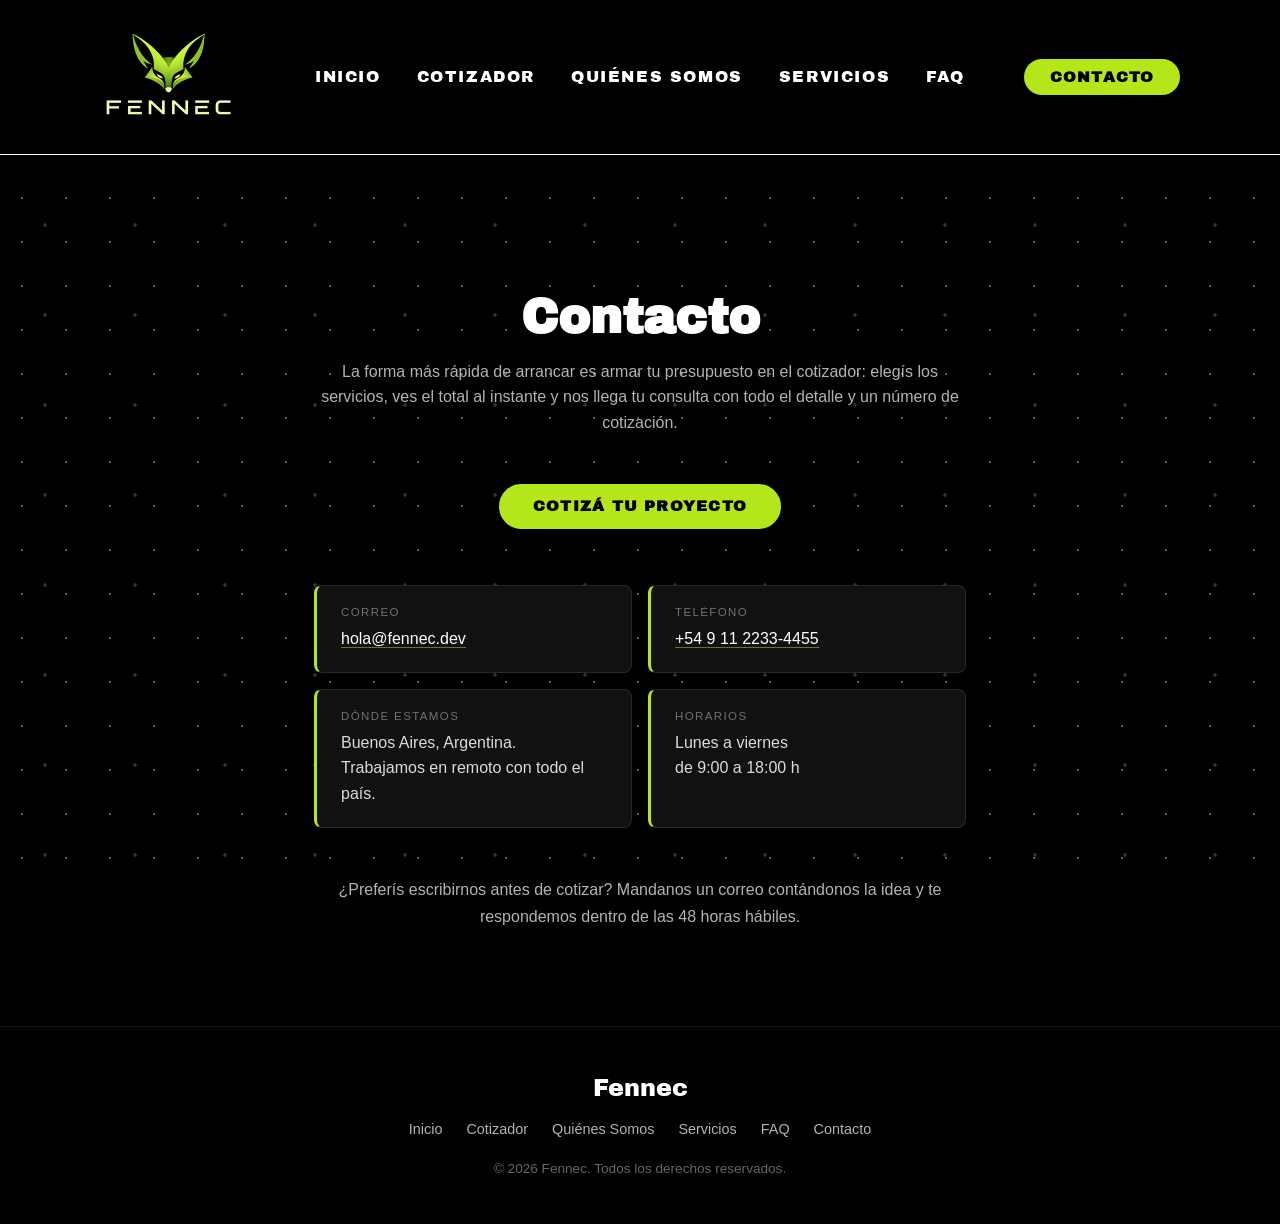
<file: pages/contacto.html>
<!DOCTYPE html>
<html lang="es">
<head>
    <meta charset="UTF-8">
    <meta name="viewport" content="width=device-width, initial-scale=1.0">
    <meta name="description" content="Contactá a Fennec: correo, teléfono y horarios de atención. También podés armar tu presupuesto al instante con nuestro cotizador online.">
    <title>Fennec — Contacto</title>
    <link rel="preconnect" href="https://fonts.googleapis.com">
    <link rel="preconnect" href="https://fonts.gstatic.com" crossorigin>
    <link href="https://fonts.googleapis.com/css2?family=Archivo+Black&family=Pliant:ital,wght@0,100..900;1,100..900&display=swap" rel="stylesheet">
    <link rel="stylesheet" href="../assets/css/main.css">
</head>
<body>

    <!-- ==================== HEADER ==================== -->
    <header class="site-header">
        <nav class="nav-principal">
            <!-- Marca / logo -->
            <a href="../index.html" class="logo">
                <img src="../assets/img/fennec-logo.png" alt="Fennec" class="logo-img" width="135" height="90">
            </a>

            <!-- Navegación -->
            <ul class="menu">
                <li><a href="../index.html">Inicio</a></li>
                <li><a href="../index.html#cotizador">Cotizador</a></li>
                <li><a href="nosotros.html">Quiénes Somos</a></li>
                <li><a href="servicios.html">Servicios</a></li>
                <li><a href="faq.html">FAQ</a></li>
            </ul>

            <!-- CTA (derecha) -->
            <div class="nav-cta">
                <a href="contacto.html" class="btn-contacto activo" aria-current="page">Contacto</a>
            </div>
        </nav>
    </header>

    <main>

        <!-- ==================== CONTACTO ==================== -->
        <section class="contacto" id="contacto">
            <h2 class="contacto-titulo">Contacto</h2>
            <p class="contacto-intro">
                La forma más rápida de arrancar es armar tu presupuesto en el cotizador:
                elegís los servicios, ves el total al instante y nos llega tu consulta con
                todo el detalle y un número de cotización.
            </p>

            <div class="contacto-cta">
                <a href="../index.html#cotizador" class="btn-lima">Cotizá tu proyecto</a>
            </div>

            <dl class="contacto-datos">
                <div class="contacto-dato">
                    <dt>Correo</dt>
                    <dd><a href="mailto:hola@fennec.dev">hola@fennec.dev</a></dd>
                </div>
                <div class="contacto-dato">
                    <dt>Teléfono</dt>
                    <dd><a href="tel:+5491122334455">+54 9 11 2233-4455</a></dd>
                </div>
                <div class="contacto-dato">
                    <dt>Dónde estamos</dt>
                    <dd>Buenos Aires, Argentina.<br>Trabajamos en remoto con todo el país.</dd>
                </div>
                <div class="contacto-dato">
                    <dt>Horarios</dt>
                    <dd>Lunes a viernes<br>de 9:00 a 18:00 h</dd>
                </div>
            </dl>

            <p class="contacto-cierre">
                ¿Preferís escribirnos antes de cotizar? Mandanos un correo contándonos la idea
                y te respondemos dentro de las <span class="resaltado">48 horas hábiles</span>.
            </p>
        </section>

    </main>

    <!-- ==================== FOOTER ==================== -->
    <footer class="site-footer">
        <p class="footer-marca">Fennec</p>

        <nav class="footer-nav">
            <a href="../index.html">Inicio</a>
            <a href="../index.html#cotizador">Cotizador</a>
            <a href="nosotros.html">Quiénes Somos</a>
            <a href="servicios.html">Servicios</a>
            <a href="faq.html">FAQ</a>
            <a href="contacto.html">Contacto</a>
        </nav>

        <p class="footer-copy">© 2026 Fennec. Todos los derechos reservados.</p>
    </footer>

</body>
</html>
</file>
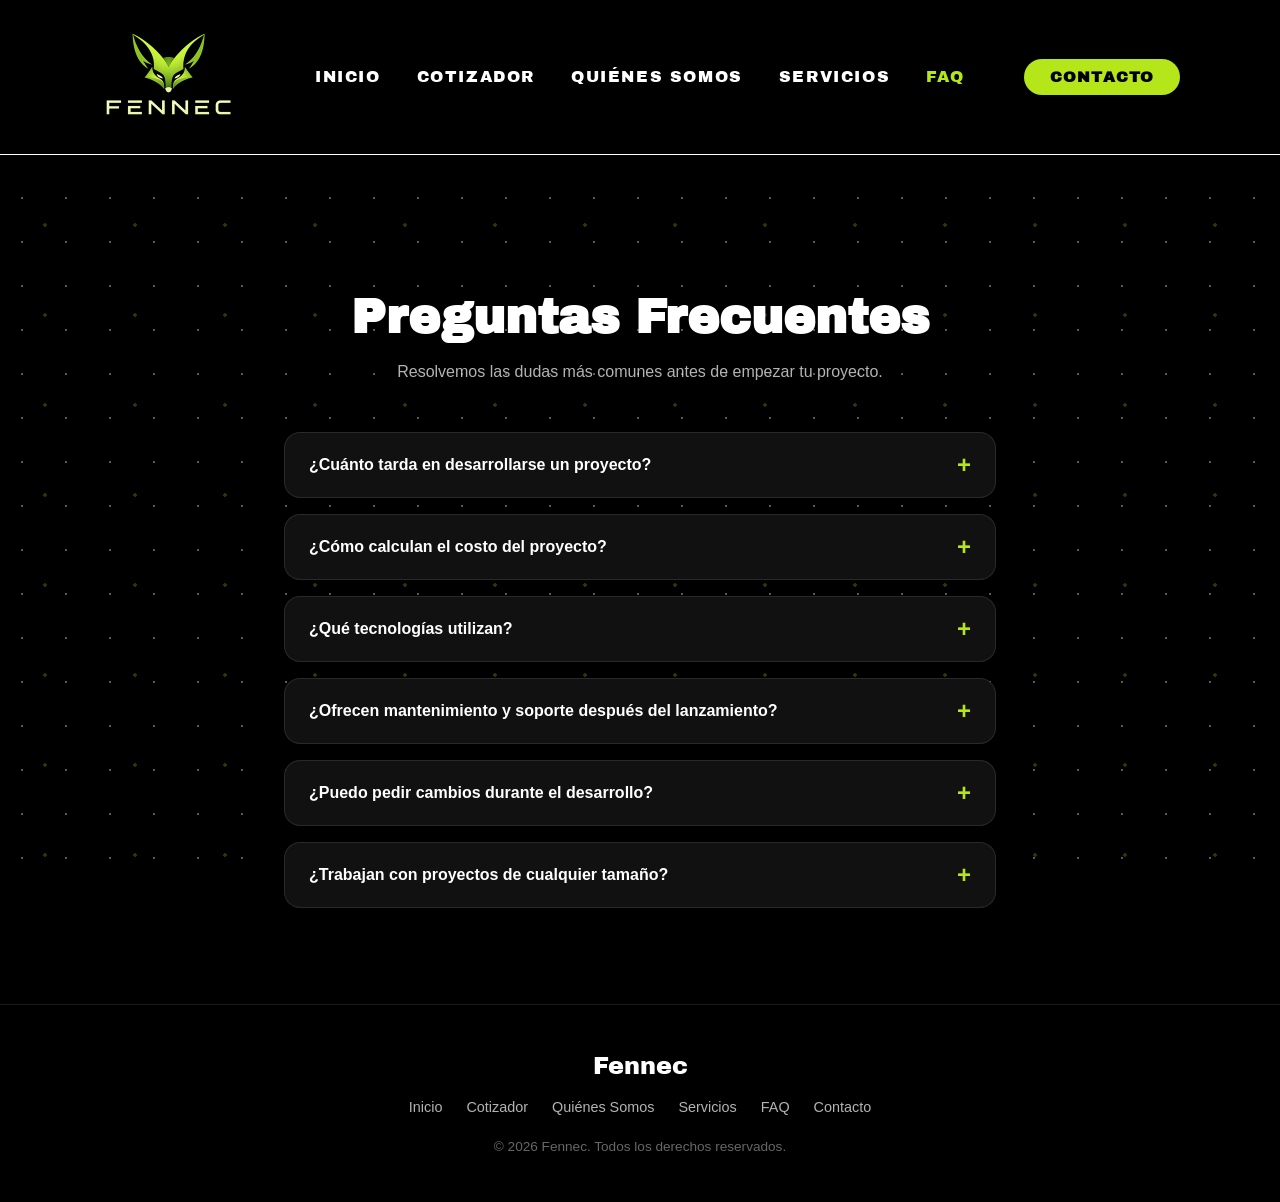
<file: pages/faq.html>
<!DOCTYPE html>
<html lang="es">
<head>
    <meta charset="UTF-8">
    <meta name="viewport" content="width=device-width, initial-scale=1.0">
    <meta name="description" content="Preguntas frecuentes sobre Fennec: tiempos de desarrollo, costos, tecnologías, mantenimiento y cómo es el proceso de tu proyecto de software.">
    <title>Fennec — Preguntas Frecuentes</title>
    <link rel="preconnect" href="https://fonts.googleapis.com">
    <link rel="preconnect" href="https://fonts.gstatic.com" crossorigin>
    <link href="https://fonts.googleapis.com/css2?family=Archivo+Black&family=Pliant:ital,wght@0,100..900;1,100..900&display=swap" rel="stylesheet">
    <link rel="stylesheet" href="../assets/css/main.css">
</head>
<body>

    <!-- ==================== HEADER ==================== -->
    <header class="site-header">
        <nav class="nav-principal">
            <!-- Marca / logo -->
            <a href="../index.html" class="logo">
                <img src="../assets/img/fennec-logo.png" alt="Fennec" class="logo-img" width="135" height="90">
            </a>

            <!-- Navegación -->
            <ul class="menu">
                <li><a href="../index.html">Inicio</a></li>
                <li><a href="../index.html#cotizador">Cotizador</a></li>
                <li><a href="nosotros.html">Quiénes Somos</a></li>
                <li><a href="servicios.html">Servicios</a></li>
                <li><a href="faq.html" class="activo" aria-current="page">FAQ</a></li>
            </ul>

            <!-- CTA (derecha) -->
            <div class="nav-cta">
                <a href="contacto.html" class="btn-contacto">Contacto</a>
            </div>
        </nav>
    </header>

    <main>

        <!-- ==================== FAQ ==================== -->
        <section class="faq" id="faq">
            <h2 class="faq-titulo"> Preguntas Frecuentes</h2>
            <p class="faq-intro">Resolvemos las dudas más comunes antes de empezar tu proyecto.</p>

            <div class="faq-lista">
                <details class="faq-item">
                    <summary>¿Cuánto tarda en desarrollarse un proyecto?</summary>
                    <p>Depende del alcance. Una landing puede estar lista en 1 a 2 semanas, mientras que una aplicación a medida puede llevar varios meses. Tras analizar tu idea te damos un cronograma estimado.</p>
                </details>

                <details class="faq-item">
                    <summary>¿Cómo calculan el costo del proyecto?</summary>
                    <p>Cada proyecto se cotiza según su complejidad, las funcionalidades y el tiempo de desarrollo. Te pasamos un presupuesto claro y detallado antes de comenzar, sin costos ocultos.</p>
                </details>

                <details class="faq-item">
                    <summary>¿Qué tecnologías utilizan?</summary>
                    <p>Trabajamos con tecnologías modernas como React, Next.js, Node.js, TypeScript, Python y bases de datos como PostgreSQL, además de infraestructura en la nube (AWS, Docker). Elegimos el stack según las necesidades de cada proyecto.</p>
                </details>

                <details class="faq-item">
                    <summary>¿Ofrecen mantenimiento y soporte después del lanzamiento?</summary>
                    <p>Sí. Brindamos actualizaciones, monitoreo y soporte continuo para mantener tu sistema seguro, estable y al día.</p>
                </details>

                <details class="faq-item">
                    <summary>¿Puedo pedir cambios durante el desarrollo?</summary>
                    <p>Por supuesto. Trabajamos de forma iterativa y con comunicación constante, así que podés proponer ajustes a medida que avanza el proyecto.</p>
                </details>

                <details class="faq-item">
                    <summary>¿Trabajan con proyectos de cualquier tamaño?</summary>
                    <p>Sí. Acompañamos desde emprendedores y startups que recién empiezan hasta empresas que necesitan escalar o modernizar sus sistemas.</p>
                </details>
            </div>
        </section>

    </main>

    <!-- ==================== FOOTER ==================== -->
    <footer class="site-footer">
        <p class="footer-marca">Fennec</p>

        <nav class="footer-nav">
            <a href="../index.html">Inicio</a>
            <a href="../index.html#cotizador">Cotizador</a>
            <a href="nosotros.html">Quiénes Somos</a>
            <a href="servicios.html">Servicios</a>
            <a href="faq.html">FAQ</a>
            <a href="contacto.html">Contacto</a>
        </nav>

        <p class="footer-copy">© 2026 Fennec. Todos los derechos reservados.</p>
    </footer>

</body>
</html>
</file>
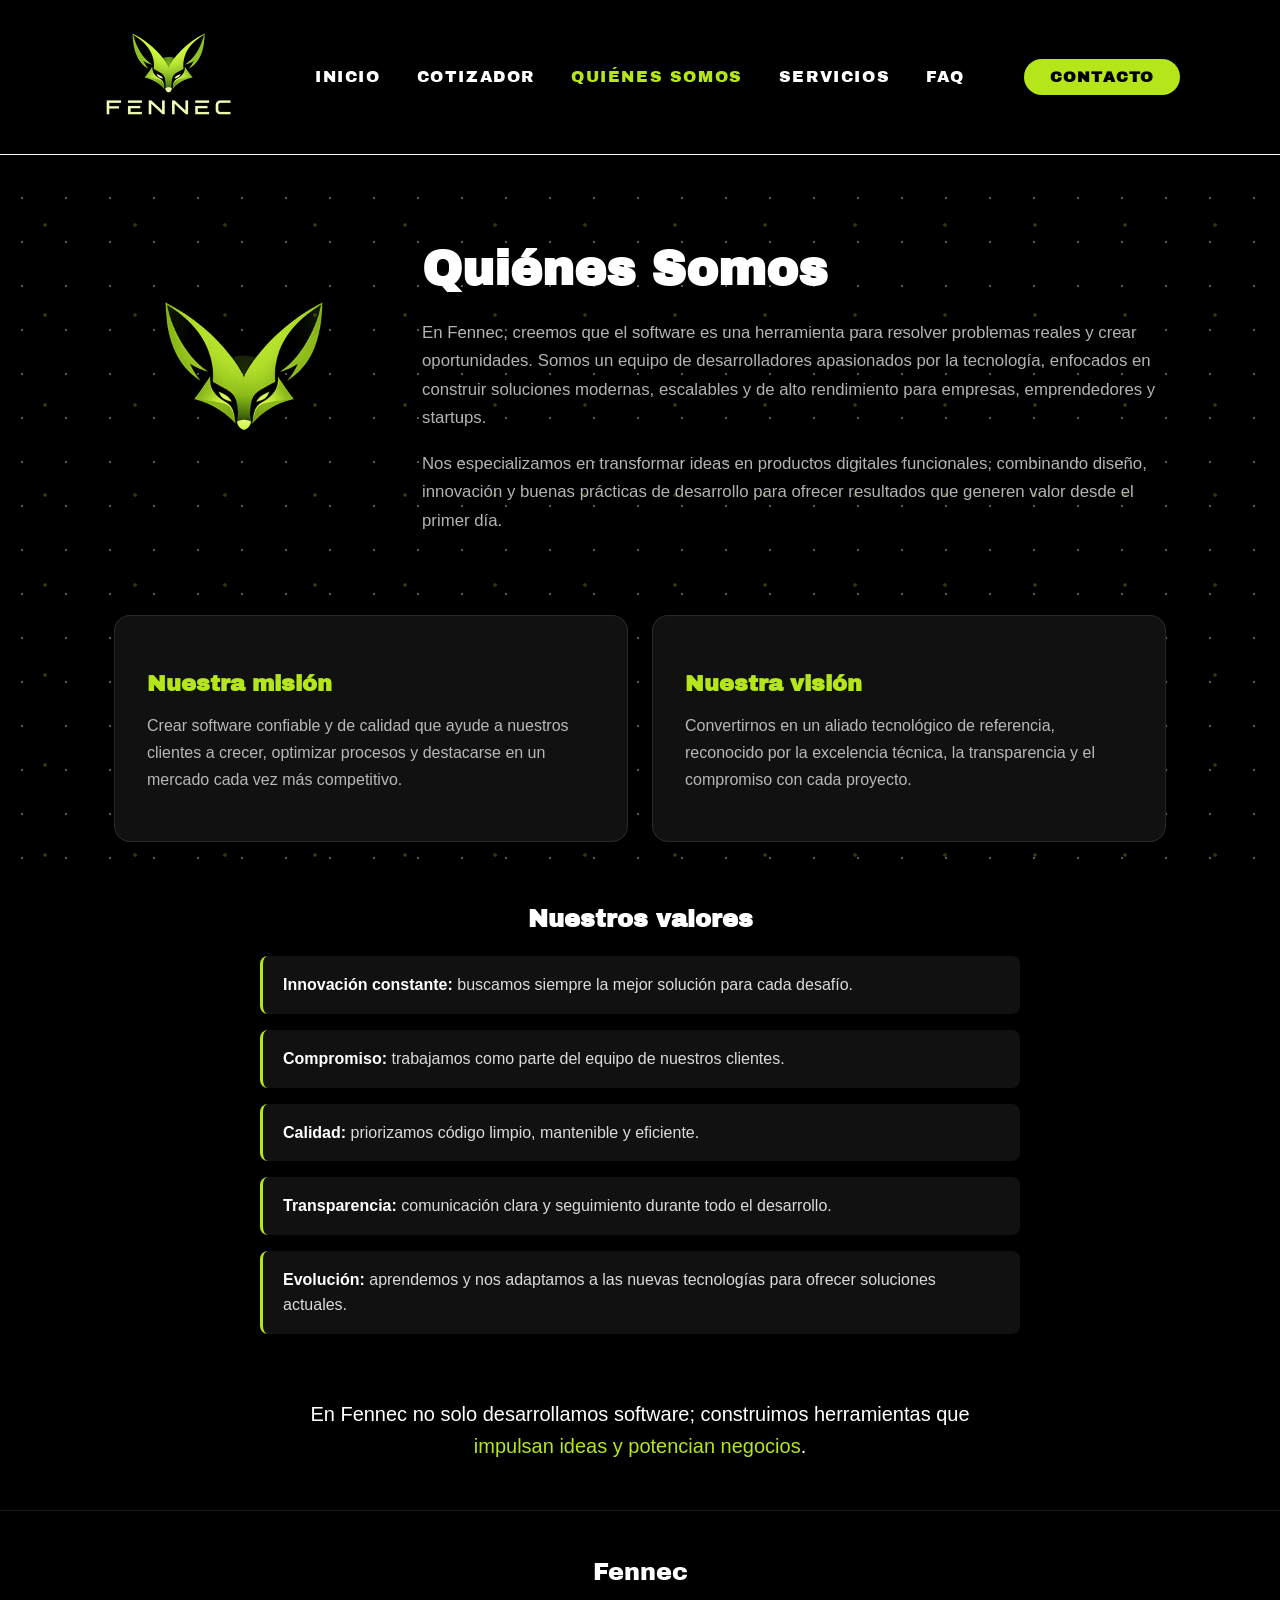
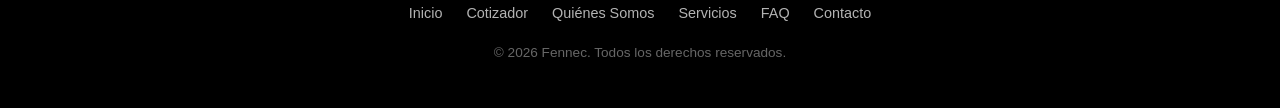
<file: pages/nosotros.html>
<!DOCTYPE html>
<html lang="es">
<head>
    <meta charset="UTF-8">
    <meta name="viewport" content="width=device-width, initial-scale=1.0">
    <meta name="description" content="Conocé a Fennec: un equipo de desarrolladores apasionados por crear software escalable y de alto rendimiento para empresas, startups y emprendedores.">
    <title>Fennec — Quiénes Somos</title>
    <link rel="preconnect" href="https://fonts.googleapis.com">
    <link rel="preconnect" href="https://fonts.gstatic.com" crossorigin>
    <link href="https://fonts.googleapis.com/css2?family=Archivo+Black&family=Pliant:ital,wght@0,100..900;1,100..900&display=swap" rel="stylesheet">
    <link rel="stylesheet" href="../assets/css/main.css">
</head>
<body>

    <!-- ==================== HEADER ==================== -->
    <header class="site-header">
        <nav class="nav-principal">
            <!-- Marca / logo -->
            <a href="../index.html" class="logo">
                <img src="../assets/img/fennec-logo.png" alt="Fennec" class="logo-img" width="135" height="90">
            </a>

            <!-- Navegación -->
            <ul class="menu">
                <li><a href="../index.html">Inicio</a></li>
                <li><a href="../index.html#cotizador">Cotizador</a></li>
                <li><a href="nosotros.html" class="activo" aria-current="page">Quiénes Somos</a></li>
                <li><a href="servicios.html">Servicios</a></li>
                <li><a href="faq.html">FAQ</a></li>
            </ul>

            <!-- CTA (derecha) -->
            <div class="nav-cta">
                <a href="contacto.html" class="btn-contacto">Contacto</a>
            </div>
        </nav>
    </header>

    <main>

        <!-- ==================== QUIÉNES SOMOS ==================== -->
        <section class="quienes" id="quienes">

            <!-- Intro: imagen + texto -->
            <div class="quienes-intro">
                <img src="../assets/img/fennec-isotipo.png" alt="Logo de Fennec" class="quienes-img" width="260" height="173">
                <div class="quienes-texto">
                    <h2 class="quienes-titulo">Quiénes Somos</h2>
                    <p>
                        En Fennec, creemos que el software es una herramienta para resolver problemas
                        reales y crear oportunidades. Somos un equipo de desarrolladores apasionados
                        por la tecnología, enfocados en construir soluciones modernas, escalables y de
                        alto rendimiento para empresas, emprendedores y startups.
                    </p>
                    <p>
                        Nos especializamos en transformar ideas en productos digitales funcionales,
                        combinando diseño, innovación y buenas prácticas de desarrollo para ofrecer
                        resultados que generen valor desde el primer día.
                    </p>
                </div>
            </div>

            <!-- Misión y Visión -->
            <div class="quienes-mv">
                <article class="mv-card">
                    <h3>Nuestra misión</h3>
                    <p>
                        Crear software confiable y de calidad que ayude a nuestros clientes a crecer,
                        optimizar procesos y destacarse en un mercado cada vez más competitivo.
                    </p>
                </article>
                <article class="mv-card">
                    <h3>Nuestra visión</h3>
                    <p>
                        Convertirnos en un aliado tecnológico de referencia, reconocido por la
                        excelencia técnica, la transparencia y el compromiso con cada proyecto.
                    </p>
                </article>
            </div>

            <!-- Valores -->
            <div class="quienes-valores">
                <h3>Nuestros valores</h3>
                <ul class="valores-lista">
                    <li> <strong>Innovación constante: </strong>  buscamos siempre la mejor solución para cada desafío.</li>
                    <li> <strong>Compromiso: </strong>  trabajamos como parte del equipo de nuestros clientes.</li>
                    <li> <strong>Calidad: </strong>  priorizamos código limpio, mantenible y eficiente.</li>
                    <li> <strong>Transparencia: </strong>  comunicación clara y seguimiento durante todo el desarrollo.</li>
                    <li> <strong>Evolución: </strong>  aprendemos y nos adaptamos a las nuevas tecnologías para ofrecer soluciones actuales.</li>
                </ul>
            </div>

            <!-- Cierre -->
            <p class="quienes-cierre">
                En Fennec no solo desarrollamos software; construimos herramientas que
                <span class="resaltado">impulsan ideas y potencian negocios</span>.
            </p>

        </section>

    </main>

    <!-- ==================== FOOTER ==================== -->
    <footer class="site-footer">
        <p class="footer-marca">Fennec</p>

        <nav class="footer-nav">
            <a href="../index.html">Inicio</a>
            <a href="../index.html#cotizador">Cotizador</a>
            <a href="nosotros.html">Quiénes Somos</a>
            <a href="servicios.html">Servicios</a>
            <a href="faq.html">FAQ</a>
            <a href="contacto.html">Contacto</a>
        </nav>

        <p class="footer-copy">© 2026 Fennec. Todos los derechos reservados.</p>
    </footer>

</body>
</html>
</file>
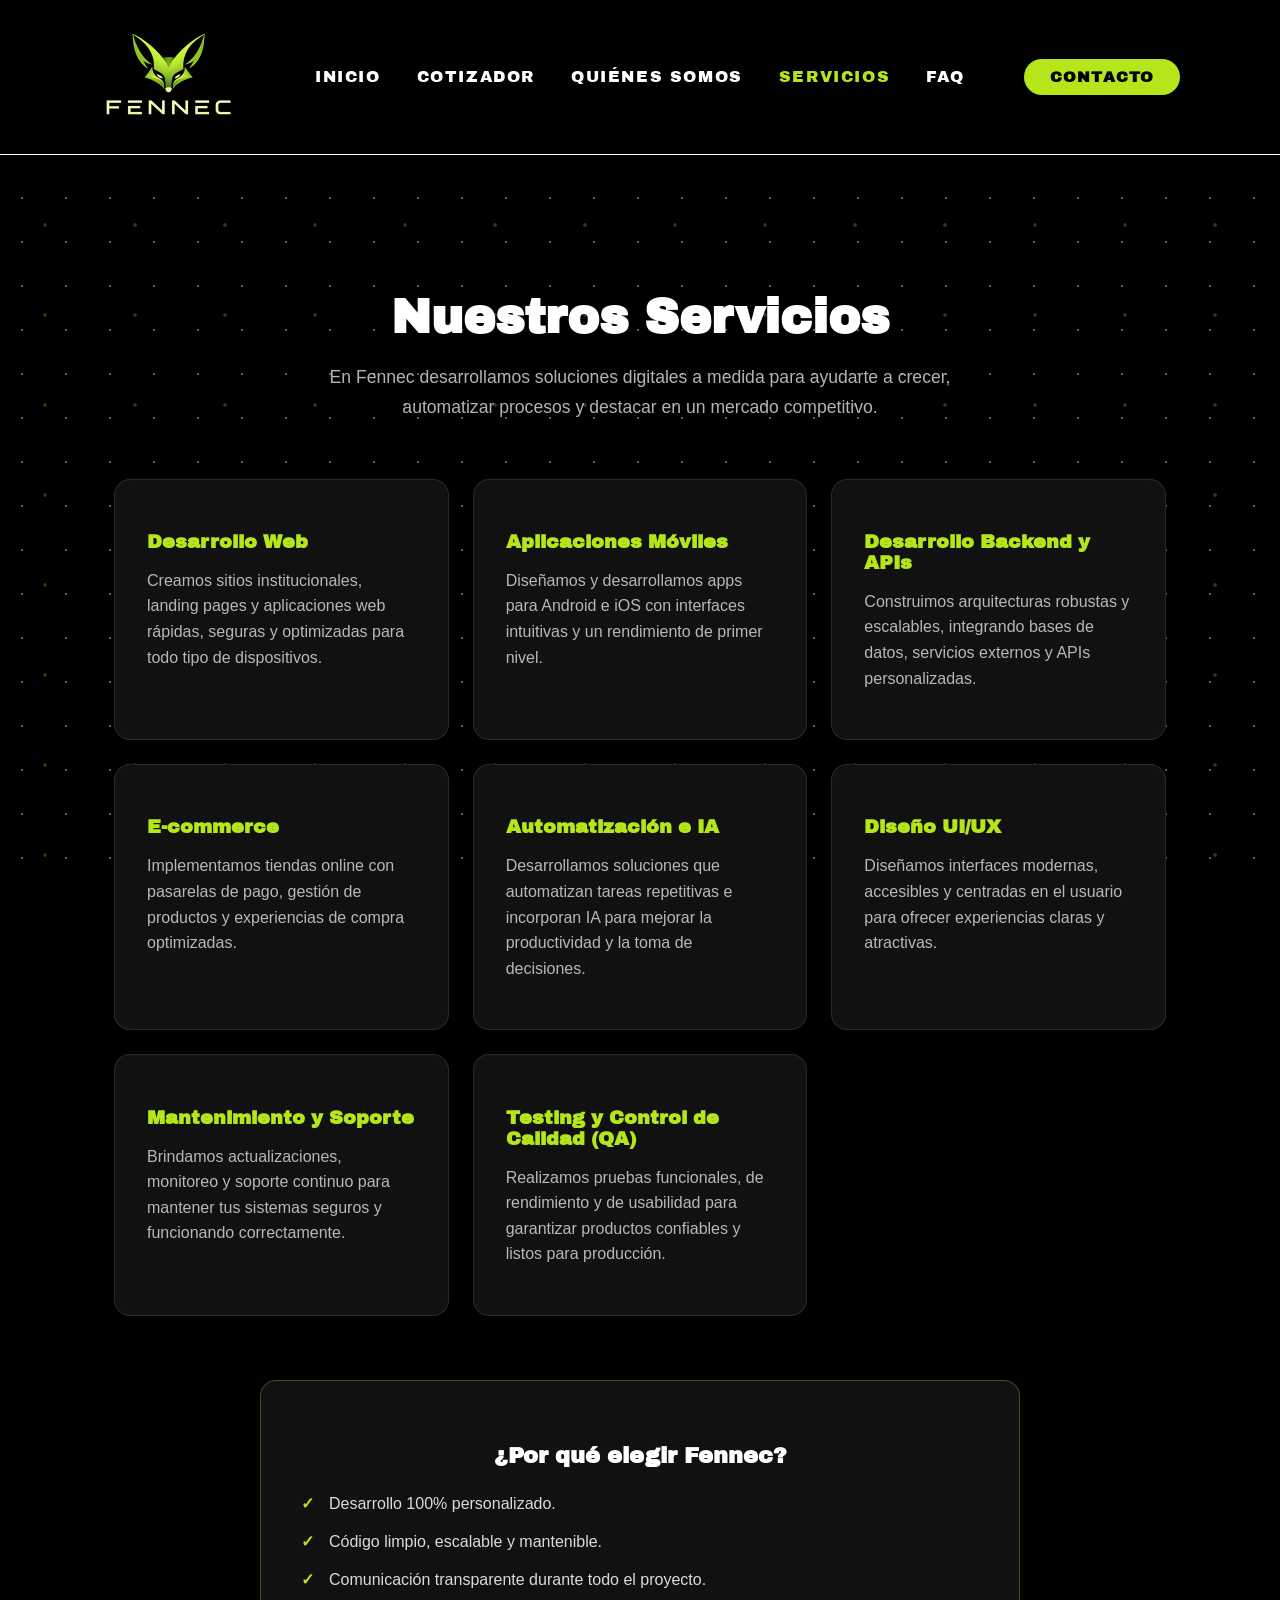
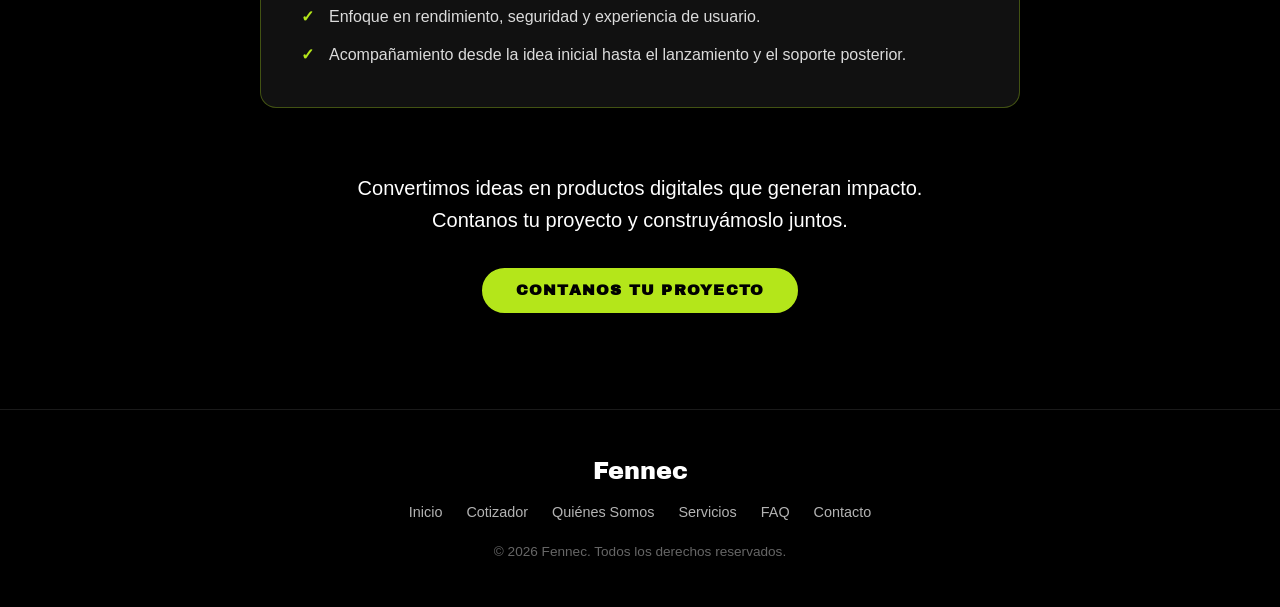
<file: pages/servicios.html>
<!DOCTYPE html>
<html lang="es">
<head>
    <meta charset="UTF-8">
    <meta name="viewport" content="width=device-width, initial-scale=1.0">
    <meta name="description" content="Servicios de Fennec: desarrollo web, apps móviles, backend y APIs, e-commerce, automatización e IA, diseño UI/UX, mantenimiento y testing QA.">
    <title>Fennec — Servicios</title>
    <link rel="preconnect" href="https://fonts.googleapis.com">
    <link rel="preconnect" href="https://fonts.gstatic.com" crossorigin>
    <link href="https://fonts.googleapis.com/css2?family=Archivo+Black&family=Pliant:ital,wght@0,100..900;1,100..900&display=swap" rel="stylesheet">
    <link rel="stylesheet" href="../assets/css/main.css">
</head>
<body>

    <!-- ==================== HEADER ==================== -->
    <header class="site-header">
        <nav class="nav-principal">
            <!-- Marca / logo -->
            <a href="../index.html" class="logo">
                <img src="../assets/img/fennec-logo.png" alt="Fennec" class="logo-img" width="135" height="90">
            </a>

            <!-- Navegación -->
            <ul class="menu">
                <li><a href="../index.html">Inicio</a></li>
                <li><a href="../index.html#cotizador">Cotizador</a></li>
                <li><a href="nosotros.html">Quiénes Somos</a></li>
                <li><a href="servicios.html" class="activo" aria-current="page">Servicios</a></li>
                <li><a href="faq.html">FAQ</a></li>
            </ul>

            <!-- CTA (derecha) -->
            <div class="nav-cta">
                <a href="contacto.html" class="btn-contacto">Contacto</a>
            </div>
        </nav>
    </header>

    <main>

        <!-- ==================== SERVICIOS ==================== -->
        <section class="servicios" id="servicios">
            <h2 class="servicios-titulo">Nuestros Servicios</h2>
            <p class="servicios-intro">
                En Fennec desarrollamos soluciones digitales a medida para ayudarte a crecer,
                automatizar procesos y destacar en un mercado competitivo.
            </p>

            <!-- Grilla de servicios -->
            <div class="servicios-grid">
                <article class="servicio-card">
                    <h3> Desarrollo Web</h3>
                    <p>Creamos sitios institucionales, landing pages y aplicaciones web rápidas, seguras y optimizadas para todo tipo de dispositivos.</p>
                </article>
                <article class="servicio-card">
                    <h3> Aplicaciones Móviles</h3>
                    <p>Diseñamos y desarrollamos apps para Android e iOS con interfaces intuitivas y un rendimiento de primer nivel.</p>
                </article>
                <article class="servicio-card">
                    <h3> Desarrollo Backend y APIs</h3>
                    <p>Construimos arquitecturas robustas y escalables, integrando bases de datos, servicios externos y APIs personalizadas.</p>
                </article>
                <article class="servicio-card">
                    <h3> E-commerce</h3>
                    <p>Implementamos tiendas online con pasarelas de pago, gestión de productos y experiencias de compra optimizadas.</p>
                </article>
                <article class="servicio-card">
                    <h3> Automatización e IA</h3>
                    <p>Desarrollamos soluciones que automatizan tareas repetitivas e incorporan IA para mejorar la productividad y la toma de decisiones.</p>
                </article>
                <article class="servicio-card">
                    <h3> Diseño UI/UX</h3>
                    <p>Diseñamos interfaces modernas, accesibles y centradas en el usuario para ofrecer experiencias claras y atractivas.</p>
                </article>
                <article class="servicio-card">
                    <h3> Mantenimiento y Soporte</h3>
                    <p>Brindamos actualizaciones, monitoreo y soporte continuo para mantener tus sistemas seguros y funcionando correctamente.</p>
                </article>
                <article class="servicio-card">
                    <h3> Testing y Control de Calidad (QA)</h3>
                    <p>Realizamos pruebas funcionales, de rendimiento y de usabilidad para garantizar productos confiables y listos para producción.</p>
                </article>
            </div>

            <!-- ¿Por qué elegir Fennec? -->
            <div class="servicios-porque">
                <h3> ¿Por qué elegir Fennec?</h3>
                <ul class="porque-lista">
                    <li>Desarrollo 100% personalizado.</li>
                    <li>Código limpio, escalable y mantenible.</li>
                    <li>Comunicación transparente durante todo el proyecto.</li>
                    <li>Enfoque en rendimiento, seguridad y experiencia de usuario.</li>
                    <li>Acompañamiento desde la idea inicial hasta el lanzamiento y el soporte posterior.</li>
                </ul>
            </div>

            <!-- Llamada a la acción -->
            <div class="servicios-cta">
                <p>Convertimos ideas en productos digitales que generan impacto. Contanos tu proyecto y construyámoslo juntos.</p>
                <a href="contacto.html" class="btn-lima">Contanos tu proyecto</a>
            </div>
        </section>

    </main>

    <!-- ==================== FOOTER ==================== -->
    <footer class="site-footer">
        <p class="footer-marca">Fennec</p>

        <nav class="footer-nav">
            <a href="../index.html">Inicio</a>
            <a href="../index.html#cotizador">Cotizador</a>
            <a href="nosotros.html">Quiénes Somos</a>
            <a href="servicios.html">Servicios</a>
            <a href="faq.html">FAQ</a>
            <a href="contacto.html">Contacto</a>
        </nav>

        <p class="footer-copy">© 2026 Fennec. Todos los derechos reservados.</p>
    </footer>

</body>
</html>
</file>
<file: assets/css/main.css>
@charset "UTF-8";
.servicios .servicios-grid .servicio-card, .quienes .quienes-mv .mv-card {
  background-color: #111;
  border: 1px solid rgba(255, 255, 255, 0.1);
  border-radius: 16px;
  padding: 2rem;
  transition: transform 0.3s ease, border-color 0.3s ease;
}
.servicios .servicios-grid .servicio-card:hover, .quienes .quienes-mv .mv-card:hover {
  transform: scale(1.05);
  border-color: #b4e61a;
}

.faq, .servicios, .quienes {
  color: #fff;
  max-width: 1100px;
  margin: 0 auto;
}

*,
*::before,
*::after {
  box-sizing: border-box;
}

html {
  scroll-behavior: smooth;
  interpolate-size: allow-keywords;
}

body {
  margin: 0;
  background-color: #000;
}

body::before,
body::after {
  content: "";
  position: fixed;
  inset: 0;
  z-index: -1;
  pointer-events: none;
}

body::before {
  background-image: radial-gradient(circle, rgba(255, 255, 255, 0.35) 1px, transparent 1.5px);
  background-size: 44px 44px;
  animation: deriva-a 60s linear infinite;
}

body::after {
  background-image: radial-gradient(circle, rgba(180, 230, 26, 0.25) 1.5px, transparent 2px);
  background-size: 90px 90px;
  animation: deriva-b 90s linear infinite;
}

@keyframes deriva-a {
  from {
    background-position: 0 0;
  }
  to {
    background-position: 220px 380px;
  }
}

@keyframes deriva-b {
  from {
    background-position: 0 0;
  }
  to {
    background-position: -300px 260px;
  }
}

@media (prefers-reduced-motion: reduce) {
  body::before,
  body::after {
    animation: none;
  }}
body,
p {
  font-family: "Pliant", sans-serif;
}

h1, h2, h3, h4,
.menu a,
.btn-lima,
.btn-borde,
.btn-contacto {
  font-family: "Archivo Black", sans-serif;
}

.site-header {
  background-color: #000;
  color: #fff;
  border-bottom: 1px solid #fff;
}
.site-header a {
  color: #fff;
  text-decoration: none;
}

.nav-principal {
  display: flex;
  align-items: center;
  margin: 0px;
  gap: 1rem;
  padding: 2rem 100px;
}
.nav-principal .logo {
  flex: 1 1 0;
  display: flex;
  align-items: center;
}
.nav-principal .logo .logo-img {
  height: 90px;
  width: auto;
  display: block;
}
.nav-principal .nav-cta {
  flex: 1 1 0;
  display: flex;
  justify-content: flex-end;
}
.nav-principal .menu {
  flex: 0 1 auto;
  display: flex;
  justify-content: center;
  gap: 2.25rem;
  list-style: none;
  margin: 0;
  padding: 0;
}
.nav-principal .menu a {
  font-size: 1rem;
  font-weight: 500;
  text-transform: uppercase;
  letter-spacing: 0.1em;
  transition: color 0.2s ease;
}
.nav-principal .menu a:hover {
  color: #b4e61a;
}
.nav-principal .menu a.activo {
  color: #b4e61a;
}
.nav-principal .btn-contacto {
  display: inline-block;
  font-weight: 700;
  text-transform: uppercase;
  text-decoration: none;
  border-radius: 999px;
  background-color: #b4e61a;
  color: #000;
  font-size: 0.95rem;
  letter-spacing: 0.08em;
  padding: 0.65rem 1.6rem;
  transition: transform 0.2s ease, background-color 0.2s ease;
}
.nav-principal .btn-contacto:hover {
  color: #000;
  background-color: rgb(192.0472440945, 234.0157480315, 62.7842519685);
  transform: translateY(-2px);
}@media (max-width: 1024px) {
  .nav-principal {
    flex-direction: column;
    padding: 1.5rem;
    gap: 1.25rem;
  }
  .nav-principal .logo {
    flex: 0 0 auto;
    justify-content: center;
  }
  .nav-principal .menu {
    flex: 0 0 auto;
    flex-wrap: wrap;
  }
  .nav-principal .nav-cta {
    display: none;
  }}

.site-footer {
  border-top: 1px solid rgba(255, 255, 255, 0.1);
  padding: 3rem 1.5rem;
  text-align: center;
  color: #fff;
  background-color: #000;
}
.site-footer .footer-marca {
  font-family: "Archivo Black", sans-serif;
  font-size: 1.5rem;
  margin: 0 0 1.25rem;
}
.site-footer .footer-nav {
  display: flex;
  justify-content: center;
  flex-wrap: wrap;
  gap: 1.5rem;
  margin-bottom: 1.5rem;
}
.site-footer .footer-nav a {
  color: rgba(255, 255, 255, 0.7);
  text-decoration: none;
  font-size: 0.9rem;
  transition: color 0.2s ease;
}
.site-footer .footer-nav a:hover {
  color: #b4e61a;
}
.site-footer .footer-copy {
  color: rgba(255, 255, 255, 0.4);
  font-size: 0.85rem;
  margin: 0;
}

.hero {
  text-align: center;
  color: #fff;
  padding: 7rem 1.5rem 8rem;
}
.hero .hero-eyebrow {
  text-transform: uppercase;
  letter-spacing: 0.18em;
  font-size: 0.85rem;
  font-weight: 600;
  color: #b4e61a;
  margin-bottom: 1.25rem;
}
.hero .hero-titulo {
  font-size: clamp(2.5rem, 6vw, 4.5rem);
  font-weight: 800;
  line-height: 1.1;
  max-width: 16ch;
  margin: 0 auto 1.5rem;
}
.hero .hero-titulo .resaltado {
  color: #b4e61a;
}
.hero .hero-sub {
  max-width: 600px;
  margin: 0 auto 2.5rem;
  font-size: 1.15rem;
  color: rgba(255, 255, 255, 0.7);
}
.hero .hero-acciones {
  display: flex;
  justify-content: center;
  flex-wrap: wrap;
  gap: 1rem;
}

.quienes {
  padding: 3rem 1.5rem;
}
.quienes .quienes-intro {
  display: flex;
  align-items: center;
  flex-wrap: wrap;
  gap: 3rem;
}
.quienes .quienes-intro .quienes-img {
  flex: 0 0 260px;
  max-width: 260px;
  width: 100%;
  height: auto;
  transform: scale(2);
}
.quienes .quienes-intro .quienes-texto {
  flex: 1 1 320px;
}
.quienes .quienes-intro .quienes-texto .quienes-titulo {
  font-size: clamp(2rem, 4vw, 3rem);
  margin-bottom: 1.5rem;
}
.quienes .quienes-intro .quienes-texto p {
  color: rgba(255, 255, 255, 0.7);
  line-height: 1.7;
  font-size: 1.05rem;
  margin-bottom: 1rem;
}
.quienes .quienes-mv {
  display: grid;
  grid-template-columns: repeat(auto-fit, minmax(280px, 1fr));
  gap: 1.5rem;
  margin: 4rem 0;
}
.quienes .quienes-mv .mv-card h3 {
  color: #b4e61a;
  font-size: 1.4rem;
  margin-bottom: 1rem;
}
.quienes .quienes-mv .mv-card p {
  color: rgba(255, 255, 255, 0.7);
  line-height: 1.7;
}
.quienes .quienes-valores {
  margin-bottom: 4rem;
}
.quienes .quienes-valores h3 {
  text-align: center;
  font-size: 1.5rem;
  margin-bottom: 1.5rem;
}
.quienes .quienes-valores .valores-lista {
  list-style: none;
  padding: 0;
  max-width: 760px;
  margin: 0 auto;
  display: grid;
  gap: 1rem;
}
.quienes .quienes-valores .valores-lista li {
  background-color: #111;
  border-left: 3px solid #b4e61a;
  border-radius: 8px;
  padding: 1rem 1.25rem;
  line-height: 1.6;
  color: rgba(255, 255, 255, 0.85);
  transition: transform 0.3s ease;
}
.quienes .quienes-valores .valores-lista li strong {
  color: #fff;
}
.quienes .quienes-valores .valores-lista li:hover {
  transform: scale(1.05);
}
.quienes .quienes-cierre {
  text-align: center;
  max-width: 700px;
  margin: 0 auto;
  font-size: 1.25rem;
  line-height: 1.6;
}
.quienes .quienes-cierre .resaltado {
  color: #b4e61a;
}@media (max-width: 768px) {
  .quienes .quienes-intro {
    justify-content: center;
    text-align: center;
  }
  .quienes .quienes-intro .quienes-img {
    transform: scale(2);
    margin: 0 auto;
  }}

.servicios {
  padding: 6rem 1.5rem;
  text-align: center;
}
.servicios .servicios-titulo {
  font-size: clamp(2rem, 4vw, 3rem);
  margin-bottom: 1.25rem;
}
.servicios .servicios-intro {
  max-width: 680px;
  margin: 0 auto 3.5rem;
  color: rgba(255, 255, 255, 0.7);
  line-height: 1.7;
  font-size: 1.1rem;
}
.servicios .servicios-grid {
  display: grid;
  grid-template-columns: repeat(auto-fit, minmax(280px, 1fr));
  gap: 1.5rem;
  text-align: left;
}
.servicios .servicios-grid .servicio-card h3 {
  color: #b4e61a;
  font-size: 1.2rem;
  margin-bottom: 0.75rem;
}
.servicios .servicios-grid .servicio-card p {
  color: rgba(255, 255, 255, 0.7);
  line-height: 1.6;
}
.servicios .servicios-porque {
  max-width: 760px;
  margin: 4rem auto 0;
  padding: 2.5rem;
  background-color: #111;
  border: 1px solid rgba(180, 230, 26, 0.3);
  border-radius: 16px;
  text-align: left;
}
.servicios .servicios-porque h3 {
  text-align: center;
  font-size: 1.4rem;
  margin-bottom: 1.5rem;
}
.servicios .servicios-porque .porque-lista {
  list-style: none;
  padding: 0;
  margin: 0;
  display: grid;
  gap: 0.85rem;
}
.servicios .servicios-porque .porque-lista li {
  position: relative;
  padding-left: 1.75rem;
  color: rgba(255, 255, 255, 0.85);
  line-height: 1.5;
}
.servicios .servicios-porque .porque-lista li::before {
  content: "✓";
  position: absolute;
  left: 0;
  color: #b4e61a;
  font-weight: bold;
}
.servicios .servicios-cta {
  margin-top: 4rem;
}
.servicios .servicios-cta p {
  max-width: 600px;
  margin: 0 auto 2rem;
  font-size: 1.25rem;
  line-height: 1.6;
}

.faq {
  max-width: 760px;
  padding: 6rem 1.5rem;
  text-align: center;
}
.faq .faq-titulo {
  font-size: clamp(2rem, 4vw, 3rem);
  margin-bottom: 1rem;
}
.faq .faq-intro {
  color: rgba(255, 255, 255, 0.7);
  line-height: 1.6;
  margin-bottom: 3rem;
}
.faq .faq-lista {
  display: grid;
  gap: 1rem;
  text-align: left;
}
.faq .faq-item {
  background-color: #111;
  border: 1px solid rgba(255, 255, 255, 0.1);
  border-radius: 16px;
  padding: 1.25rem 1.5rem;
  transition: border-color 0.2s ease;
}
.faq .faq-item summary {
  cursor: pointer;
  list-style: none;
  font-weight: 700;
  color: #fff;
  display: flex;
  justify-content: space-between;
  align-items: center;
  gap: 1rem;
}
.faq .faq-item summary::-webkit-details-marker {
  display: none;
}
.faq .faq-item summary::after {
  content: "+";
  color: #b4e61a;
  font-size: 1.5rem;
  line-height: 1;
  transition: transform 0.2s ease;
}
.faq .faq-item p {
  color: rgba(255, 255, 255, 0.7);
  line-height: 1.7;
  margin: 1rem 0 0;
}
.faq .faq-item::details-content {
  block-size: 0;
  overflow: hidden;
  transition: block-size 0.3s ease, content-visibility 0.3s ease;
  transition-behavior: allow-discrete;
}
.faq .faq-item[open] {
  border-color: #b4e61a;
}
.faq .faq-item[open]::details-content {
  block-size: auto;
}
.faq .faq-item[open] summary::after {
  content: "×";
}

.contacto {
  color: #fff;
  max-width: 700px;
  margin: 0 auto;
  padding: 6rem 1.5rem;
  text-align: center;
}
.contacto .contacto-titulo {
  font-size: clamp(2rem, 4vw, 3rem);
  margin-bottom: 1rem;
}
.contacto .contacto-intro {
  color: rgba(255, 255, 255, 0.7);
  line-height: 1.6;
  margin-bottom: 3rem;
}
.contacto .contacto-cta {
  margin-bottom: 3.5rem;
}
.contacto .contacto-datos {
  display: grid;
  grid-template-columns: repeat(auto-fit, minmax(240px, 1fr));
  gap: 1rem;
  margin: 0 0 3rem;
  text-align: left;
}
.contacto .contacto-dato {
  background-color: #111;
  border: 1px solid rgba(255, 255, 255, 0.1);
  border-left: 3px solid #b4e61a;
  border-radius: 8px;
  padding: 1.25rem 1.5rem;
}
.contacto .contacto-dato dt {
  color: rgba(255, 255, 255, 0.4);
  font-size: 0.72rem;
  text-transform: uppercase;
  letter-spacing: 0.12em;
  margin-bottom: 0.5rem;
}
.contacto .contacto-dato dd {
  margin: 0;
  color: rgba(255, 255, 255, 0.85);
  line-height: 1.6;
}
.contacto .contacto-dato a {
  color: #fff;
  text-decoration: none;
  border-bottom: 1px solid rgba(180, 230, 26, 0.5);
  transition: color 0.2s ease;
}
.contacto .contacto-dato a:hover {
  color: #b4e61a;
}
.contacto .contacto-cierre {
  color: rgba(255, 255, 255, 0.7);
  line-height: 1.7;
  margin: 0;
}

.btn-lima,
.btn-borde {
  display: inline-block;
  font-weight: 700;
  text-transform: uppercase;
  text-decoration: none;
  border-radius: 999px;
  font-size: 0.95rem;
  letter-spacing: 0.08em;
  padding: 0.8rem 2rem;
  transition: transform 0.2s ease, background-color 0.2s ease, color 0.2s ease;
}
.btn-lima:hover:not(:disabled),
.btn-borde:hover:not(:disabled) {
  transform: translateY(-2px);
}

/* Sin esto un botón apagado se ve igual que uno activo: hacés clic, no pasa
   nada y no hay manera de darse cuenta de por qué. */
.btn-lima:disabled,
.btn-borde:disabled {
  opacity: 0.4;
  cursor: not-allowed;
  transform: none;
}

.btn-lima {
  background-color: #b4e61a;
  color: #000;
  border: 2px solid #b4e61a;
}
.btn-lima:hover {
  color: #000;
  background-color: rgb(192.0472440945, 234.0157480315, 62.7842519685);
}

.btn-borde {
  background-color: transparent;
  color: #fff;
  border: 2px solid rgba(255, 255, 255, 0.4);
}
.btn-borde:hover {
  color: #000;
  background-color: #fff;
  border-color: #fff;
}


/* ============================================================
   COTIZADOR
   Estilos del simulador, escritos a mano.
   No reuso los selectores que venían compilados de SASS
   (.contacto .form-grupo input, .servicios .servicio-card):
   solo andan dentro de su sección y arrastran anchos y
   centrados que acá me estorban.
   ============================================================ */

:root {
    --lima: #b4e61a;
    --negro: #000;
    --gris-card: #111;
    --gris-card-suave: #181818;
    --texto: #fff;
    --texto-suave: rgba(255, 255, 255, 0.7);
    --texto-tenue: rgba(255, 255, 255, 0.85);
    --texto-placeholder: rgba(255, 255, 255, 0.4);
    --borde-suave: rgba(255, 255, 255, 0.1);
    --borde-input: rgba(255, 255, 255, 0.15);
    --rojo: #ff6b6b;
    --fuente-texto: "Pliant", sans-serif;
    --radio-card: 16px;
    --radio-chico: 8px;
    --radio-pildora: 999px;
}

/* Texto solo para lectores de pantalla */
.visualmente-oculto {
    position: absolute;
    width: 1px;
    height: 1px;
    padding: 0;
    margin: -1px;
    overflow: hidden;
    clip: rect(0, 0, 0, 0);
    white-space: nowrap;
    border: 0;
}

.btn-bloque {
    display: block;
    width: 100%;
    text-align: center;
    cursor: pointer;
}

button.btn-lima,
button.btn-borde {
    cursor: pointer;
    font-family: "Archivo Black", sans-serif;
}

/* ---------- Aviso de servidor ---------- */

.aviso-servidor {
    max-width: 760px;
    margin: 0 auto 4rem;
    padding: 2rem;
    background-color: var(--gris-card);
    border: 1px solid var(--lima);
    border-radius: var(--radio-card);
    color: var(--texto-tenue);
}

.aviso-servidor h2 {
    color: var(--lima);
    font-size: 1.25rem;
    margin: 0 0 1rem;
}

.aviso-servidor p {
    line-height: 1.6;
    margin: 0 0 1rem;
}

.aviso-servidor ul {
    margin: 0;
    padding-left: 1.25rem;
    line-height: 1.8;
}

.aviso-servidor code {
    background-color: rgba(180, 230, 26, 0.12);
    color: var(--lima);
    padding: 0.15em 0.45em;
    border-radius: 4px;
    font-size: 0.9em;
}

/* ---------- Encabezado del cotizador ---------- */

.cotizador {
    color: var(--texto);
    max-width: 1100px;
    margin: 0 auto;
    padding: 2rem 1.5rem 6rem;
    scroll-margin-top: 2rem;
}

.cotizador-titulo {
    font-size: clamp(2rem, 4vw, 3rem);
    margin: 0 0 1rem;
    text-align: center;
}

.cotizador-intro {
    max-width: 680px;
    margin: 0 auto 2.5rem;
    color: var(--texto-suave);
    line-height: 1.7;
    text-align: center;
}

.cotizador-paso {
    display: flex;
    align-items: center;
    gap: 0.75rem;
    font-size: 1.1rem;
    margin: 0 0 1.25rem;
}

.cotizador-paso span {
    display: grid;
    place-items: center;
    width: 1.9rem;
    height: 1.9rem;
    background-color: var(--lima);
    color: var(--negro);
    border-radius: var(--radio-pildora);
    font-size: 0.9rem;
    flex-shrink: 0;
}

/* ---------- Estados de carga y error ---------- */

.cotizador-estado {
    max-width: 560px;
    margin: 0 auto;
    padding: 3rem 2rem;
    text-align: center;
    background-color: var(--gris-card);
    border: 1px solid var(--borde-suave);
    border-radius: var(--radio-card);
    color: var(--texto-suave);
}

.cotizador-estado-error {
    border-color: var(--rojo);
}

.cotizador-estado-error h3 {
    color: var(--rojo);
    margin: 0 0 1rem;
}

.cotizador-estado p {
    line-height: 1.6;
    margin: 0 0 1.5rem;
}

.cotizador-estado .btn-lima {
    display: inline-block;
}

.cotizador-spinner {
    display: block;
    width: 2.5rem;
    height: 2.5rem;
    margin: 0 auto 1.25rem;
    border: 3px solid var(--borde-input);
    border-top-color: var(--lima);
    border-radius: var(--radio-pildora);
    animation: girar 0.8s linear infinite;
}

@keyframes girar {
    to { transform: rotate(360deg); }
}

@media (prefers-reduced-motion: reduce) {
    .cotizador-spinner { animation-duration: 3s; }}

/* ---------- Layout de dos columnas ---------- */

.cotizador-layout {
    display: grid;
    grid-template-columns: minmax(0, 1.55fr) minmax(0, 1fr);
    gap: 2rem;
    align-items: start;
}

/* Un nombre de servicio largo ensanchaba la columna y me empujaba el panel
   del presupuesto fuera de la pantalla. */
.cotizador-catalogo {
    min-width: 0;
}

/* ---------- Controles del catálogo ---------- */

.catalogo-controles {
    margin-bottom: 1.5rem;
}

.catalogo-buscador input {
    width: 100%;
    background-color: var(--gris-card);
    border: 1px solid var(--borde-input);
    border-radius: var(--radio-chico);
    padding: 0.8rem 1rem;
    color: var(--texto);
    font-family: inherit;
    font-size: 1rem;
    transition: border-color 0.2s ease, box-shadow 0.2s ease;
}

.catalogo-buscador input::placeholder {
    color: var(--texto-placeholder);
}

.catalogo-buscador input:focus {
    outline: none;
    border-color: var(--lima);
    box-shadow: 0 0 0 3px rgba(180, 230, 26, 0.25);
}

.catalogo-filtros {
    display: flex;
    flex-wrap: wrap;
    gap: 0.5rem;
    margin-top: 1rem;
}

.filtro-chip {
    background-color: transparent;
    border: 1px solid var(--borde-input);
    border-radius: var(--radio-pildora);
    padding: 0.45rem 1rem;
    color: var(--texto-suave);
    font-family: inherit;
    font-size: 0.85rem;
    cursor: pointer;
    transition: border-color 0.2s ease, color 0.2s ease, background-color 0.2s ease;
}

.filtro-chip:hover {
    border-color: var(--lima);
    color: var(--texto);
}

.filtro-chip[aria-pressed="true"] {
    background-color: var(--lima);
    border-color: var(--lima);
    color: var(--negro);
    font-weight: 700;
}

/* ---------- Tarjetas de servicio ---------- */

.catalogo-grid {
    display: grid;
    grid-template-columns: repeat(auto-fill, minmax(240px, 1fr));
    gap: 1.25rem;
}

.catalogo-vacio {
    grid-column: 1 / -1;
    padding: 2.5rem 1rem;
    text-align: center;
    color: var(--texto-suave);
}

.servicio-tarjeta {
    display: flex;
    flex-direction: column;
    gap: 0.6rem;
    background-color: var(--gris-card);
    border: 1px solid var(--borde-suave);
    border-radius: var(--radio-card);
    padding: 1.5rem;
    transition: border-color 0.25s ease, transform 0.25s ease;
}

.servicio-tarjeta:hover {
    border-color: var(--lima);
    transform: translateY(-3px);
}

.servicio-tarjeta-elegida {
    border-color: var(--lima);
}

.servicio-categoria {
    margin: 0;
    color: var(--lima);
    font-size: 0.72rem;
    text-transform: uppercase;
    letter-spacing: 0.14em;
}

.servicio-nombre {
    margin: 0;
    font-size: 1.05rem;
    color: var(--texto);
}

.servicio-descripcion {
    margin: 0;
    color: var(--texto-suave);
    font-size: 0.9rem;
    line-height: 1.6;
    flex-grow: 1;
}

.servicio-datos {
    display: flex;
    flex-wrap: wrap;
    gap: 1.25rem;
    margin: 0.25rem 0 0.75rem;
}

.servicio-datos dt {
    color: var(--texto-placeholder);
    font-size: 0.7rem;
    text-transform: uppercase;
    letter-spacing: 0.1em;
    margin-bottom: 0.2rem;
}

.servicio-datos dd {
    margin: 0;
    color: var(--texto);
    font-size: 0.95rem;
    font-weight: 600;
}

.servicio-tarjeta .btn-lima {
    padding: 0.7rem 1rem;
    font-size: 0.8rem;
}

/* ---------- Panel del presupuesto ---------- */

.cotizador-panel {
    position: sticky;
    top: 1.5rem;
    background-color: var(--gris-card);
    border: 1px solid var(--borde-suave);
    border-radius: var(--radio-card);
    padding: 1.75rem;
}

.presupuesto-lista {
    display: grid;
    gap: 0.75rem;
    margin-bottom: 2rem;
}

.presupuesto-vacio {
    margin: 0;
    padding: 1.5rem 1rem;
    text-align: center;
    color: var(--texto-placeholder);
    font-size: 0.9rem;
    border: 1px dashed var(--borde-input);
    border-radius: var(--radio-chico);
}

.presupuesto-fila {
    display: grid;
    grid-template-columns: 1fr auto;
    gap: 0.5rem 0.75rem;
    padding: 0.9rem;
    background-color: var(--gris-card-suave);
    border: 1px solid var(--borde-suave);
    border-radius: var(--radio-chico);
}

.presupuesto-fila h4 {
    margin: 0;
    font-size: 0.9rem;
    color: var(--texto);
}

.presupuesto-fila .fila-detalle {
    margin: 0.2rem 0 0;
    color: var(--texto-placeholder);
    font-size: 0.78rem;
}

.presupuesto-fila .fila-precio {
    margin: 0;
    color: var(--lima);
    font-weight: 700;
    font-size: 0.95rem;
    text-align: right;
    white-space: nowrap;
}

.fila-controles {
    grid-column: 1 / -1;
    display: flex;
    align-items: center;
    gap: 0.5rem;
}

.cantidad-boton {
    width: 1.9rem;
    height: 1.9rem;
    display: grid;
    place-items: center;
    background-color: transparent;
    border: 1px solid var(--borde-input);
    border-radius: var(--radio-chico);
    color: var(--texto);
    font-size: 1rem;
    line-height: 1;
    cursor: pointer;
    transition: border-color 0.2s ease, color 0.2s ease;
}

.cantidad-boton:hover:not(:disabled) {
    border-color: var(--lima);
    color: var(--lima);
}

.cantidad-boton:disabled {
    opacity: 0.35;
    cursor: not-allowed;
}

.cantidad-valor {
    min-width: 2rem;
    text-align: center;
    font-weight: 700;
    font-size: 0.95rem;
}

.fila-quitar {
    margin-left: auto;
    background: none;
    border: none;
    color: var(--texto-placeholder);
    font-size: 0.78rem;
    text-decoration: underline;
    cursor: pointer;
    padding: 0.25rem;
    font-family: inherit;
    transition: color 0.2s ease;
}

.fila-quitar:hover {
    color: var(--rojo);
}

/* ---------- Opciones en radio: los medios de pago ---------- */

.opcion-grupo legend {
    color: var(--texto-placeholder);
    font-size: 0.72rem;
    text-transform: uppercase;
    letter-spacing: 0.12em;
    padding: 0;
    margin-bottom: 0.65rem;
}

.opcion-grupo {
    border: none;
    padding: 0;
    margin: 0;
    display: grid;
    gap: 0.5rem;
}

.opcion-item {
    display: flex;
    align-items: flex-start;
    gap: 0.65rem;
    padding: 0.7rem 0.85rem;
    background-color: var(--gris-card-suave);
    border: 1px solid var(--borde-suave);
    border-radius: var(--radio-chico);
    cursor: pointer;
    transition: border-color 0.2s ease;
}

.opcion-item:hover {
    border-color: var(--borde-boton, rgba(255, 255, 255, 0.4));
}

.opcion-item:has(input:checked) {
    border-color: var(--lima);
}

.opcion-item input {
    accent-color: var(--lima);
    margin-top: 0.2rem;
    flex-shrink: 0;
}

.opcion-texto strong {
    display: block;
    font-size: 0.88rem;
    color: var(--texto);
}

.opcion-texto small {
    display: block;
    color: var(--texto-placeholder);
    font-size: 0.75rem;
    line-height: 1.45;
    margin-top: 0.15rem;
}

/* ---------- Resumen ---------- */

.presupuesto-resumen {
    display: grid;
    gap: 0.5rem;
    padding: 1.25rem;
    margin-bottom: 1.25rem;
    background-color: var(--negro);
    border: 1px solid var(--borde-suave);
    border-radius: var(--radio-chico);
}

.resumen-fila {
    display: flex;
    justify-content: space-between;
    gap: 1rem;
    font-size: 0.88rem;
    color: var(--texto-suave);
}

.resumen-fila span:last-child {
    color: var(--texto);
    font-weight: 600;
    white-space: nowrap;
}

.resumen-fila-descuento span:last-child {
    color: var(--lima);
}

.resumen-separador {
    height: 1px;
    background-color: var(--borde-suave);
    margin: 0.35rem 0;
}

.resumen-total {
    display: flex;
    justify-content: space-between;
    align-items: baseline;
    gap: 1rem;
    font-family: "Archivo Black", sans-serif;
    font-size: 1.05rem;
    color: var(--texto);
}

.resumen-total span:last-child {
    color: var(--lima);
    font-size: 1.3rem;
    white-space: nowrap;
}

.resumen-nota {
    margin: 0.35rem 0 0;
    color: var(--texto-placeholder);
    font-size: 0.75rem;
    line-height: 1.5;
}

/* ---------- Formulario del cliente ---------- */

.cliente-form {
    display: grid;
    gap: 1.25rem;
    padding: 2rem;
    background-color: var(--gris-card);
    border: 1px solid var(--borde-suave);
    border-radius: var(--radio-card);
}

.cliente-form .form-fila {
    display: grid;
    grid-template-columns: repeat(auto-fit, minmax(220px, 1fr));
    gap: 1.25rem;
}

.cliente-form .form-grupo {
    display: flex;
    flex-direction: column;
}

.cliente-form label {
    font-size: 0.88rem;
    color: var(--texto-suave);
    margin-bottom: 0.5rem;
}

.form-opcional {
    color: var(--texto-placeholder);
    font-size: 0.8rem;
}

.cliente-form input,
.cliente-form textarea {
    background-color: var(--negro);
    border: 1px solid var(--borde-input);
    border-radius: var(--radio-chico);
    padding: 0.85rem 1rem;
    color: var(--texto);
    font-family: inherit;
    font-size: 1rem;
    transition: border-color 0.2s ease, box-shadow 0.2s ease;
}

.cliente-form input::placeholder,
.cliente-form textarea::placeholder {
    color: var(--texto-placeholder);
}

.cliente-form input:focus,
.cliente-form textarea:focus {
    outline: none;
    border-color: var(--lima);
    box-shadow: 0 0 0 3px rgba(180, 230, 26, 0.25);
}

.cliente-form textarea {
    resize: vertical;
}

.cliente-form input[aria-invalid="true"] {
    border-color: var(--rojo);
}

.cliente-form input[aria-invalid="true"]:focus {
    box-shadow: 0 0 0 3px rgba(255, 107, 107, 0.25);
}

.form-error {
    margin: 0.45rem 0 0;
    color: var(--rojo);
    font-size: 0.82rem;
}

/* ---------- Historial ---------- */

.cotizador-historial {
    margin-top: 3rem;
}

.historial-encabezado {
    display: flex;
    flex-wrap: wrap;
    align-items: center;
    justify-content: space-between;
    gap: 1rem;
    margin-bottom: 1.5rem;
}

.historial-encabezado h3 {
    margin: 0;
    font-size: 1.3rem;
}

.historial-encabezado .btn-borde {
    padding: 0.6rem 1.4rem;
    font-size: 0.8rem;
}

.historial-lista {
    display: grid;
    grid-template-columns: repeat(auto-fill, minmax(300px, 1fr));
    gap: 1.25rem;
}

.historial-vacio {
    margin: 0;
    padding: 2rem 1rem;
    text-align: center;
    color: var(--texto-placeholder);
    border: 1px dashed var(--borde-input);
    border-radius: var(--radio-card);
}

.historial-tarjeta {
    background-color: var(--gris-card);
    border: 1px solid var(--borde-suave);
    border-radius: var(--radio-card);
    padding: 1.5rem;
}

.historial-encabezado-tarjeta {
    display: flex;
    align-items: baseline;
    justify-content: space-between;
    gap: 1rem;
    margin-bottom: 0.75rem;
}

.historial-numero {
    margin: 0;
    font-family: "Archivo Black", sans-serif;
    color: var(--lima);
    font-size: 0.95rem;
}

.historial-fecha {
    margin: 0;
    color: var(--texto-placeholder);
    font-size: 0.78rem;
    white-space: nowrap;
}

.historial-cliente {
    margin: 0 0 0.75rem;
    color: var(--texto-tenue);
    font-size: 0.88rem;
}

.historial-items {
    list-style: none;
    margin: 0 0 1rem;
    padding: 0;
    display: grid;
    gap: 0.3rem;
}

.historial-items li {
    color: var(--texto-suave);
    font-size: 0.82rem;
    line-height: 1.5;
}

.historial-total {
    display: flex;
    justify-content: space-between;
    gap: 1rem;
    padding-top: 0.9rem;
    border-top: 1px solid var(--borde-suave);
    margin-bottom: 1rem;
}

.historial-total span:first-child {
    color: var(--texto-suave);
    font-size: 0.85rem;
}

.historial-total span:last-child {
    color: var(--lima);
    font-family: "Archivo Black", sans-serif;
    font-size: 1.05rem;
}

.historial-acciones {
    display: flex;
    gap: 0.75rem;
}

.historial-acciones button {
    background: none;
    border: none;
    padding: 0.25rem;
    font-family: inherit;
    font-size: 0.8rem;
    text-decoration: underline;
    cursor: pointer;
    transition: color 0.2s ease;
}

.btn-ver-comprobante {
    color: var(--texto-suave);
}

.btn-ver-comprobante:hover {
    color: var(--lima);
}

.btn-borrar-cotizacion {
    color: var(--texto-placeholder);
    margin-left: auto;
}

.btn-borrar-cotizacion:hover {
    color: var(--rojo);
}

/* ---------- Comprobante dentro del modal ---------- */

.comprobante {
    text-align: left;
    color: var(--texto-tenue);
    font-size: 0.9rem;
}

.comprobante dl {
    display: grid;
    grid-template-columns: auto 1fr;
    gap: 0.4rem 1rem;
    margin: 0 0 1rem;
}

.comprobante dt {
    color: var(--texto-placeholder);
    font-size: 0.82rem;
}

.comprobante dd {
    margin: 0;
    text-align: right;
}

.comprobante-items {
    list-style: none;
    margin: 0 0 1rem;
    padding: 1rem 0;
    border-top: 1px solid var(--borde-suave);
    border-bottom: 1px solid var(--borde-suave);
    display: grid;
    gap: 0.4rem;
}

.comprobante-items li {
    display: flex;
    justify-content: space-between;
    gap: 1rem;
    font-size: 0.85rem;
}

.comprobante-total {
    display: flex;
    justify-content: space-between;
    gap: 1rem;
    font-family: "Archivo Black", sans-serif;
    font-size: 1.1rem;
    color: var(--lima);
}

/* ---------- Modal propio (reemplazo si no carga SweetAlert2) ---------- */

.modal-propio {
    position: fixed;
    inset: 0;
    z-index: 100;
    display: grid;
    place-items: center;
    padding: 1.5rem;
    background-color: rgba(0, 0, 0, 0.75);
}

.modal-propio-caja {
    max-width: 480px;
    width: 100%;
    max-height: 85vh;
    overflow-y: auto;
    background-color: var(--gris-card);
    border: 1px solid var(--lima);
    border-radius: var(--radio-card);
    padding: 2rem;
    color: var(--texto);
}

.modal-propio-caja h3 {
    margin: 0 0 1rem;
    font-size: 1.2rem;
}

.modal-propio-caja p {
    color: var(--texto-suave);
    line-height: 1.6;
    margin: 0 0 1.5rem;
}

.modal-propio-acciones .btn-lima,
.modal-propio-acciones .btn-borde {
    padding: 0.65rem 1.5rem;
    font-size: 0.85rem;
}

/* ---------- Responsive ---------- */

@media (max-width: 1024px) {
    .cotizador-layout {
        grid-template-columns: 1fr;
    }

    .cotizador-panel {
        position: static;
    }
}@media (max-width: 768px) {
    .cotizador {
        padding: 1rem 1rem 4rem;
    }

    .historial-lista {
        grid-template-columns: 1fr;
    }}@media (max-width: 480px) {
    .catalogo-grid {
        grid-template-columns: 1fr;
    }

    .cotizador-panel {
        padding: 1.25rem;
    }

    .aviso-servidor {
        padding: 1.5rem;
    }

    .historial-encabezado {
        flex-direction: column;
        align-items: stretch;
    }}
/* ============================================================
   ASISTENTE POR PASOS
   ============================================================ */

/* Ojo con esta regla. Arriba hay varios display:grid y display:flex que le
   ganan al atributo hidden del HTML; sin el !important los seis pasos se
   dibujan todos juntos, uno encima del otro. */
.paso-panel[hidden] {
    display: none !important;
}

.paso-panel {
    display: block;
}

/* ---------- Barra de pasos ---------- */

.paso-barra {
    display: flex;
    gap: 0.5rem;
    list-style: none;
    margin: 0 0 2rem;
    padding: 0 0 0.5rem;
    overflow-x: auto;
    scrollbar-width: thin;
}

.paso-barra-item {
    flex: 1 1 0;
    min-width: 7.5rem;
    scroll-snap-align: start;
}

.paso-barra-boton {
    width: 100%;
    display: flex;
    align-items: center;
    gap: 0.6rem;
    padding: 0.7rem 0.85rem;
    background-color: transparent;
    border: 1px solid var(--borde-suave);
    border-radius: var(--radio-chico);
    color: var(--texto-suave);
    font-family: inherit;
    font-size: 0.82rem;
    text-align: left;
    cursor: pointer;
    transition: border-color 0.2s ease, color 0.2s ease, background-color 0.2s ease;
}

.paso-barra-boton:hover:not(:disabled) {
    border-color: var(--lima);
    color: var(--texto);
}

.paso-barra-boton:disabled {
    opacity: 0.45;
    cursor: not-allowed;
}

.paso-barra-boton[data-estado="completado"] {
    border-color: rgba(180, 230, 26, 0.45);
    color: var(--texto);
}

.paso-barra-boton[aria-current="step"] {
    background-color: var(--lima);
    border-color: var(--lima);
    color: var(--negro);
    font-weight: 700;
}

.paso-barra-numero {
    display: grid;
    place-items: center;
    width: 1.6rem;
    height: 1.6rem;
    flex-shrink: 0;
    border: 1px solid currentColor;
    border-radius: var(--radio-pildora);
    font-size: 0.75rem;
    font-weight: 700;
}

.paso-barra-boton[aria-current="step"] .paso-barra-numero {
    background-color: var(--negro);
    color: var(--lima);
    border-color: var(--negro);
}

.paso-barra-titulo {
    white-space: nowrap;
    overflow: hidden;
    text-overflow: ellipsis;
}

/* ---------- Navegación al pie de cada paso ---------- */

.paso-navegacion {
    display: flex;
    align-items: center;
    justify-content: space-between;
    gap: 1rem;
    margin-top: 2rem;
    padding-top: 1.5rem;
    border-top: 1px solid var(--borde-suave);
}

.paso-navegacion-centrada {
    justify-content: center;
    border-top: none;
}

/* En el paso 1 la navegacion vive dentro del panel del presupuesto, para que
   el boton acompanie al total en vez de quedar al pie de todo el catalogo. */
.paso-navegacion-panel {
    display: grid;
    gap: 0.75rem;
    margin-top: 1.25rem;
    padding-top: 0;
    border-top: none;
}

/* ---------- Aviso de validación del paso ---------- */

.paso-aviso {
    margin: 1.5rem 0 0;
    padding: 0.85rem 1.1rem;
    background-color: rgba(255, 107, 107, 0.1);
    border: 1px solid var(--rojo);
    border-radius: var(--radio-chico);
    color: var(--rojo);
    font-size: 0.9rem;
}

/* Boton que se lee como un enlace: para acciones secundarias que no
   compiten con el boton principal del paso. */

.btn-cancelar-cotizacion {
    color: var(--texto-suave);
}

.btn-cancelar-cotizacion:hover {
    color: var(--rojo);
}

.panel-titulo {
    margin: 0 0 1.25rem;
    font-size: 1rem;
    color: var(--texto);
}

/* ---------- Paso 4: revisión ---------- */

.revision {
    display: grid;
    grid-template-columns: repeat(auto-fit, minmax(290px, 1fr));
    gap: 1.25rem;
}

.revision-bloque {
    background-color: var(--gris-card);
    border: 1px solid var(--borde-suave);
    border-radius: var(--radio-card);
    padding: 1.5rem;
}

.revision-bloque h4 {
    margin: 0 0 1rem;
    font-size: 0.95rem;
    color: var(--lima);
}

.revision-datos {
    display: grid;
    grid-template-columns: auto 1fr;
    gap: 0.5rem 1rem;
    margin: 0;
}

.revision-datos dt {
    color: var(--texto-placeholder);
    font-size: 0.82rem;
}

.revision-datos dd {
    margin: 0;
    text-align: right;
    color: var(--texto);
    font-size: 0.88rem;
    overflow-wrap: anywhere;
}

/* ---------- Paso 2: confirmación ---------- */

/* El resumen y los medios de pago, lado a lado cuando hay lugar. */
.confirmacion {
    display: grid;
    grid-template-columns: repeat(auto-fit, minmax(300px, 1fr));
    gap: 1.5rem;
    align-items: start;
    margin-top: 1.5rem;
}

/* ---------- Paso 2: medios de pago ---------- */

.pago-medios {
    display: grid;
    grid-template-columns: repeat(auto-fit, minmax(280px, 1fr));
    gap: 1.5rem;
    align-items: start;
}

.pago-total {
    margin-bottom: 0;
}

.pago-ajuste-positivo span:last-child {
    color: var(--rojo);
}

.pago-ajuste-negativo span:last-child {
    color: var(--lima);
}

.pago-procesando {
    text-align: center;
    max-width: 320px;
}

.pago-procesando p {
    margin: 0;
}

/* ---------- Paso 6: contratado ---------- */

.exito-panel {
    max-width: 620px;
    margin: 0 auto;
    padding: 3rem 2rem;
    text-align: center;
    background-color: var(--gris-card);
    border: 1px solid var(--lima);
    border-radius: var(--radio-card);
}

.exito-icono {
    display: grid;
    place-items: center;
    width: 4rem;
    height: 4rem;
    margin: 0 auto 1.5rem;
    background-color: var(--lima);
    color: var(--negro);
    border-radius: var(--radio-pildora);
    font-size: 2rem;
    font-weight: 700;
}

.exito-titulo {
    margin: 0 0 1.25rem;
    font-size: clamp(1.5rem, 3vw, 2rem);
    color: var(--texto);
}

.exito-texto {
    margin: 0 0 1rem;
    color: var(--texto-suave);
    line-height: 1.7;
}

.exito-numero {
    color: var(--lima);
}

.exito-datos {
    margin: 2rem 0;
    padding: 1.5rem;
    background-color: var(--negro);
    border-radius: var(--radio-chico);
    text-align: left;
}

/* ---------- Estados en el historial ---------- */

.estado-pastilla {
    padding: 0.25rem 0.7rem;
    border-radius: var(--radio-pildora);
    font-size: 0.68rem;
    font-weight: 700;
    text-transform: uppercase;
    letter-spacing: 0.08em;
    white-space: nowrap;
}

.estado-pastilla[data-estado="pendiente-pago"] {
    background-color: rgba(255, 255, 255, 0.1);
    color: var(--texto-tenue);
}

.estado-pastilla[data-estado="contratada"] {
    background-color: var(--lima);
    color: var(--negro);
}

.estado-pastilla[data-estado="anulada"] {
    background-color: rgba(255, 107, 107, 0.15);
    color: var(--rojo);
}

.historial-tarjeta-activa {
    border-color: var(--lima);
}

.historial-acciones button:disabled {
    opacity: 0.4;
    cursor: not-allowed;
    text-decoration: none;
}

/* ---------- Cuerpo de los modales propios ---------- */

.modal-monto {
    font-size: 1.5rem;
    color: var(--lima);
    margin: 1rem 0;
    font-weight: 700;
}

/* ---------- Responsive ---------- */

@media (max-width: 768px) {
    .paso-barra {
        scroll-snap-type: x proximity;
    }

    .paso-barra-item {
        min-width: 6.5rem;
    }

    .paso-barra-titulo {
        display: none;
    }

    .paso-barra-boton[aria-current="step"] .paso-barra-titulo {
        display: inline;
    }

    .paso-navegacion {
        flex-direction: column-reverse;
    }

    .paso-navegacion .btn-lima,
    .paso-navegacion .btn-borde {
        width: 100%;
        text-align: center;
    }

    .cliente-form {
        padding: 1.5rem;
    }

    .pago-detalle {
        padding: 1.25rem;
    }

    .exito-panel {
        padding: 2rem 1.25rem;
    }
}@media (max-width: 480px) {
    .revision-datos {
        grid-template-columns: 1fr;
        gap: 0.15rem 0;
    }

    .revision-datos dd {
        text-align: left;
        margin-bottom: 0.6rem;
    }}
</file>
